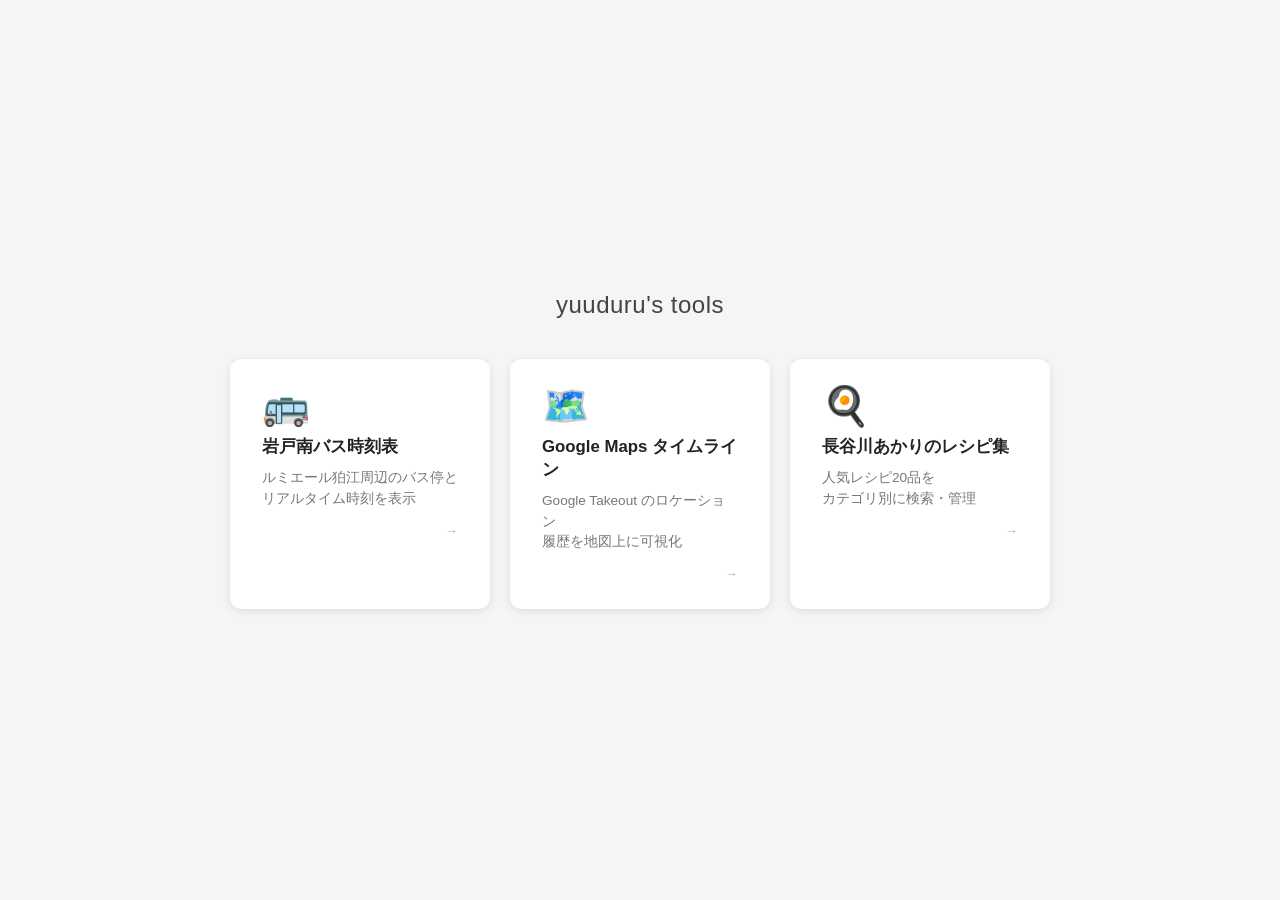
<file: index.html>
<!DOCTYPE html>
<html lang="ja">
<head>
  <meta charset="UTF-8">
  <meta name="viewport" content="width=device-width, initial-scale=1.0">
  <title>yuuduru's tools</title>
  <style>
    *, *::before, *::after { box-sizing: border-box; margin: 0; padding: 0; }

    body {
      font-family: 'Segoe UI', 'Hiragino Sans', 'Noto Sans JP', sans-serif;
      background: #f5f5f5;
      min-height: 100vh;
      display: flex;
      flex-direction: column;
      align-items: center;
      justify-content: center;
      padding: 32px 16px;
    }

    h1 {
      font-size: 1.5rem;
      font-weight: 500;
      color: #444;
      margin-bottom: 40px;
      letter-spacing: 0.02em;
    }

    .cards {
      display: flex;
      flex-wrap: wrap;
      gap: 20px;
      justify-content: center;
      max-width: 900px;
    }

    .card {
      background: #fff;
      border-radius: 12px;
      box-shadow: 0 2px 8px rgba(0,0,0,0.1);
      padding: 28px 32px;
      width: 260px;
      text-decoration: none;
      color: inherit;
      transition: box-shadow 0.2s, transform 0.2s;
      display: flex;
      flex-direction: column;
      gap: 10px;
    }

    .card:hover {
      box-shadow: 0 6px 20px rgba(0,0,0,0.15);
      transform: translateY(-2px);
    }

    .card-icon {
      font-size: 2.4rem;
      line-height: 1;
    }

    .card-title {
      font-size: 1.05rem;
      font-weight: 600;
      color: #222;
    }

    .card-desc {
      font-size: 0.85rem;
      color: #777;
      line-height: 1.5;
    }

    .card-arrow {
      font-size: 0.8rem;
      color: #aaa;
      margin-top: 4px;
      align-self: flex-end;
    }

    @media (max-width: 600px) {
      .card { width: 100%; max-width: 320px; }
    }
  </style>
</head>
<body>
  <h1>yuuduru's tools</h1>
  <div class="cards">
    <a class="card" href="bus/">
      <div class="card-icon">&#x1F68C;</div>
      <div class="card-title">岩戸南バス時刻表</div>
      <div class="card-desc">ルミエール狛江周辺のバス停と<br>リアルタイム時刻を表示</div>
      <div class="card-arrow">→</div>
    </a>
    <a class="card" href="timeline/">
      <div class="card-icon">&#x1F5FA;&#xFE0F;</div>
      <div class="card-title">Google Maps タイムライン</div>
      <div class="card-desc">Google Takeout のロケーション<br>履歴を地図上に可視化</div>
      <div class="card-arrow">→</div>
    </a>
    <a class="card" href="recipes/">
      <div class="card-icon">&#x1F373;</div>
      <div class="card-title">長谷川あかりのレシピ集</div>
      <div class="card-desc">人気レシピ20品を<br>カテゴリ別に検索・管理</div>
      <div class="card-arrow">→</div>
    </a>
  </div>
</body>
</html>
</file>
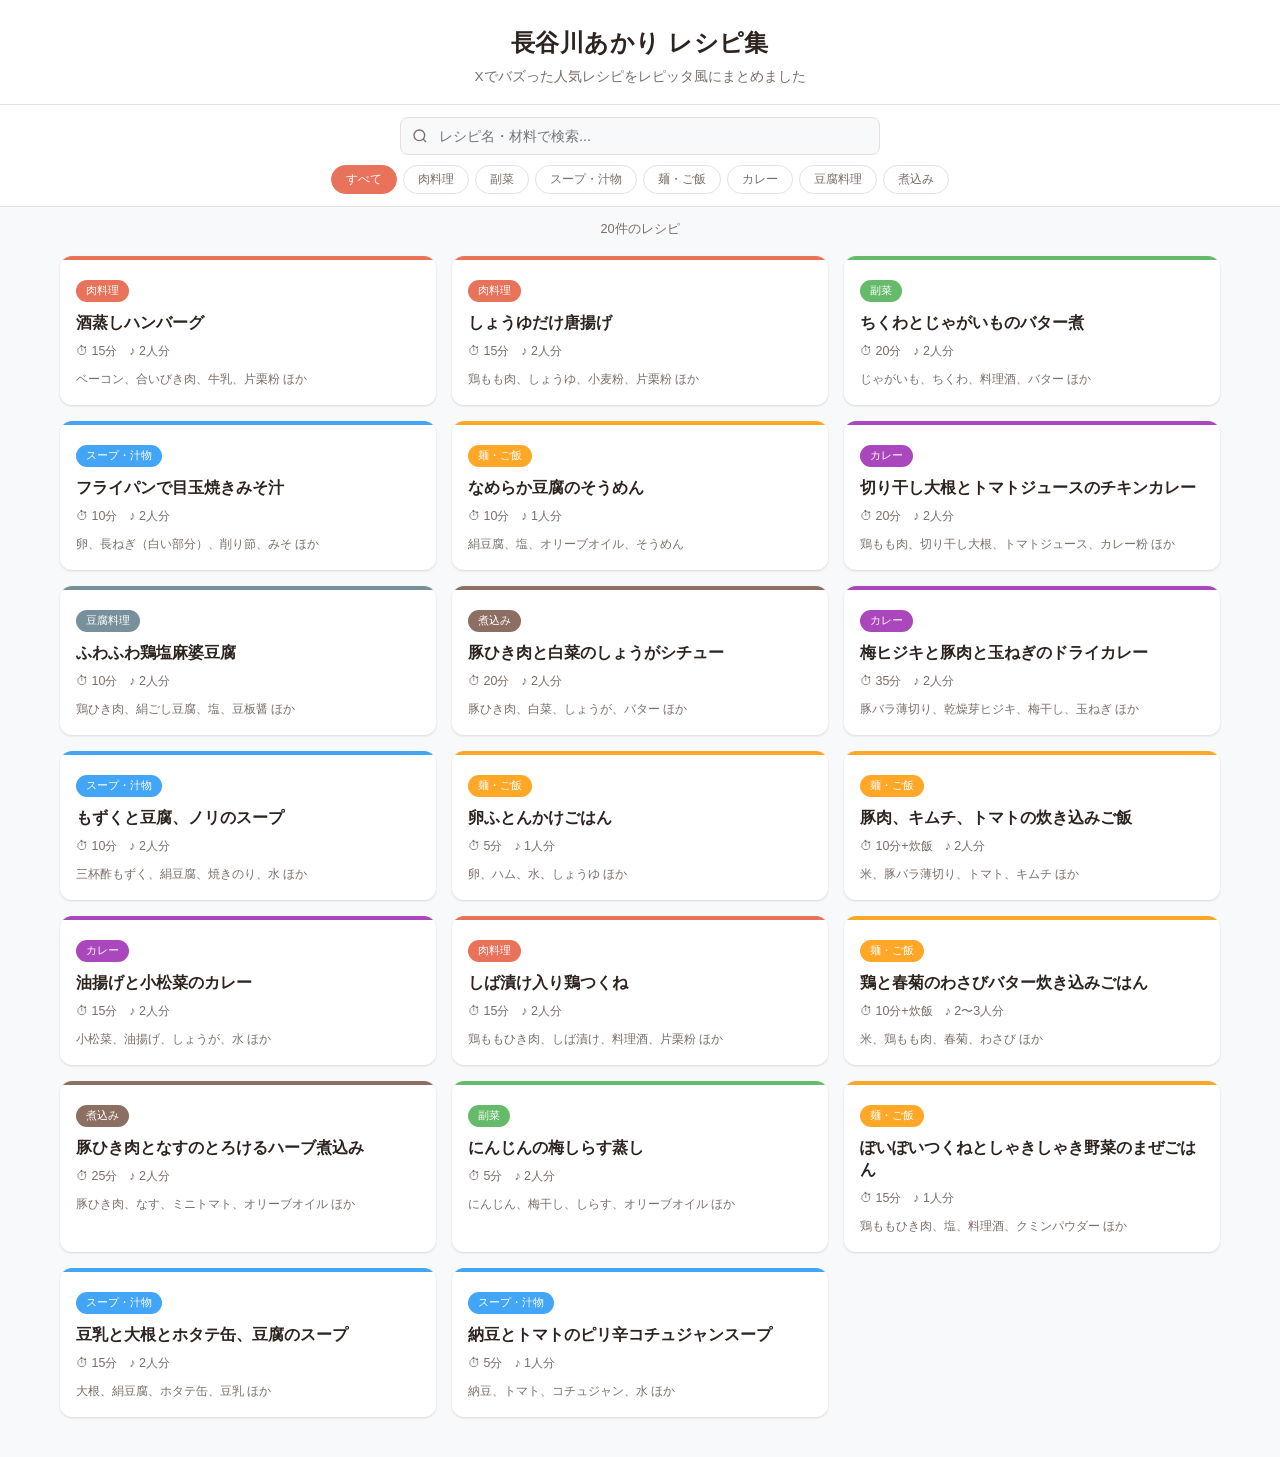
<file: recipes/index.html>
<!DOCTYPE html>
<html lang="ja">
<head>
    <meta charset="UTF-8">
    <meta name="viewport" content="width=device-width, initial-scale=1.0">
    <title>長谷川あかり レシピ集</title>
    <style>
        :root {
            --primary: #e8725a;
            --primary-dark: #d4604a;
            --secondary: #5f6368;
            --bg: #ffffff;
            --bg-light: #f8f9fa;
            --bg-warm: #fef7f4;
            --border: #e8e0dc;
            --text: #2d2420;
            --text-light: #7a6e68;
            --shadow: 0 1px 3px rgba(0,0,0,0.08), 0 1px 2px rgba(0,0,0,0.06);
            --shadow-lg: 0 4px 12px rgba(0,0,0,0.12);
            --radius: 12px;
            --cat-meat: #e8725a;
            --cat-side: #66bb6a;
            --cat-soup: #42a5f5;
            --cat-rice: #ffa726;
            --cat-curry: #ab47bc;
            --cat-tofu: #78909c;
            --cat-stew: #8d6e63;
        }

        * { box-sizing: border-box; margin: 0; padding: 0; }

        body {
            font-family: -apple-system, BlinkMacSystemFont, 'Hiragino Sans', 'Hiragino Kaku Gothic ProN', 'Noto Sans JP', sans-serif;
            background: var(--bg-light);
            color: var(--text);
            line-height: 1.6;
        }

        .header {
            background: var(--bg);
            border-bottom: 1px solid var(--border);
            padding: 24px 20px 16px;
            text-align: center;
        }
        .header h1 {
            font-size: 1.5rem;
            font-weight: 700;
            color: var(--text);
            letter-spacing: 0.02em;
        }
        .header p {
            font-size: 0.85rem;
            color: var(--text-light);
            margin-top: 4px;
        }

        .filter-bar {
            position: sticky;
            top: 0;
            z-index: 100;
            background: var(--bg);
            border-bottom: 1px solid var(--border);
            padding: 12px 20px;
        }
        .search-wrap {
            max-width: 480px;
            margin: 0 auto 10px;
            position: relative;
        }
        .search-wrap svg {
            position: absolute;
            left: 12px;
            top: 50%;
            transform: translateY(-50%);
            color: var(--text-light);
        }
        .search-input {
            width: 100%;
            padding: 10px 14px 10px 38px;
            border: 1px solid var(--border);
            border-radius: 8px;
            font-size: 0.9rem;
            outline: none;
            background: var(--bg-light);
            transition: border-color 0.2s;
        }
        .search-input:focus { border-color: var(--primary); }

        .category-btns {
            display: flex;
            gap: 6px;
            justify-content: center;
            flex-wrap: wrap;
            max-width: 700px;
            margin: 0 auto;
        }
        .cat-btn {
            padding: 5px 14px;
            border: 1px solid var(--border);
            border-radius: 20px;
            background: var(--bg);
            font-size: 0.78rem;
            cursor: pointer;
            transition: all 0.2s;
            color: var(--text-light);
            white-space: nowrap;
        }
        .cat-btn:hover { border-color: var(--primary); color: var(--primary); }
        .cat-btn.active {
            background: var(--primary);
            color: #fff;
            border-color: var(--primary);
        }

        .recipe-count {
            text-align: center;
            font-size: 0.8rem;
            color: var(--text-light);
            padding: 12px 20px 0;
        }

        .grid {
            display: grid;
            grid-template-columns: repeat(auto-fill, minmax(280px, 1fr));
            gap: 16px;
            padding: 16px 20px 40px;
            max-width: 1200px;
            margin: 0 auto;
        }

        .card {
            background: var(--bg);
            border-radius: var(--radius);
            box-shadow: var(--shadow);
            overflow: hidden;
            cursor: pointer;
            transition: box-shadow 0.2s, transform 0.2s;
        }
        .card:hover {
            box-shadow: var(--shadow-lg);
            transform: translateY(-2px);
        }
        .card-accent { height: 4px; }
        .card-body { padding: 16px; }
        .card-title {
            font-size: 1rem;
            font-weight: 600;
            margin-bottom: 8px;
            line-height: 1.4;
        }
        .card-meta {
            display: flex;
            gap: 12px;
            font-size: 0.78rem;
            color: var(--text-light);
            margin-bottom: 8px;
        }
        .card-meta span { display: flex; align-items: center; gap: 3px; }
        .card-tag {
            display: inline-block;
            padding: 2px 10px;
            border-radius: 12px;
            font-size: 0.7rem;
            font-weight: 500;
            color: #fff;
            margin-bottom: 10px;
        }
        .card-ingredients {
            font-size: 0.78rem;
            color: var(--text-light);
            line-height: 1.5;
        }

        .empty {
            text-align: center;
            padding: 60px 20px;
            color: var(--text-light);
            font-size: 0.95rem;
            grid-column: 1 / -1;
        }

        .overlay {
            display: none;
            position: fixed;
            inset: 0;
            background: rgba(0,0,0,0.45);
            z-index: 200;
            justify-content: center;
            align-items: flex-start;
            padding: 40px 16px;
            overflow-y: auto;
        }
        .overlay.show { display: flex; }

        .modal {
            background: var(--bg);
            border-radius: var(--radius);
            max-width: 600px;
            width: 100%;
            box-shadow: var(--shadow-lg);
            position: relative;
            animation: slideUp 0.25s ease;
        }
        @keyframes slideUp {
            from { opacity: 0; transform: translateY(20px); }
            to { opacity: 1; transform: translateY(0); }
        }
        .modal-accent { height: 5px; border-radius: var(--radius) var(--radius) 0 0; }
        .modal-close {
            position: absolute;
            right: 12px;
            top: 12px;
            width: 32px;
            height: 32px;
            border: none;
            background: var(--bg-light);
            border-radius: 50%;
            font-size: 1.1rem;
            cursor: pointer;
            display: flex;
            align-items: center;
            justify-content: center;
            color: var(--text-light);
            transition: background 0.2s;
            z-index: 1;
        }
        .modal-close:hover { background: var(--border); }

        .modal-body { padding: 24px; }
        .modal-title {
            font-size: 1.25rem;
            font-weight: 700;
            margin-bottom: 8px;
            padding-right: 40px;
        }
        .modal-meta {
            display: flex;
            gap: 16px;
            font-size: 0.85rem;
            color: var(--text-light);
            margin-bottom: 16px;
        }
        .modal-meta span { display: flex; align-items: center; gap: 4px; }
        .modal-tag {
            display: inline-block;
            padding: 3px 12px;
            border-radius: 12px;
            font-size: 0.75rem;
            font-weight: 500;
            color: #fff;
            margin-bottom: 20px;
        }

        .section-label {
            font-size: 0.85rem;
            font-weight: 600;
            color: var(--primary);
            margin-bottom: 8px;
            padding-bottom: 4px;
            border-bottom: 2px solid var(--primary);
            display: inline-block;
        }

        .ing-list { margin-bottom: 24px; }
        .ing-row {
            display: flex;
            justify-content: space-between;
            padding: 7px 8px;
            font-size: 0.88rem;
            border-radius: 4px;
        }
        .ing-row:nth-child(even) { background: var(--bg-warm); }
        .ing-name { color: var(--text); }
        .ing-amount { color: var(--text-light); white-space: nowrap; margin-left: 12px; }

        .steps-list { list-style: none; counter-reset: step; }
        .steps-list li {
            counter-increment: step;
            display: flex;
            gap: 12px;
            margin-bottom: 12px;
            font-size: 0.88rem;
            line-height: 1.6;
        }
        .steps-list li::before {
            content: counter(step);
            flex-shrink: 0;
            width: 26px;
            height: 26px;
            border-radius: 50%;
            background: var(--primary);
            color: #fff;
            font-size: 0.75rem;
            font-weight: 600;
            display: flex;
            align-items: center;
            justify-content: center;
            margin-top: 1px;
        }

        @media (max-width: 768px) {
            .grid { grid-template-columns: 1fr; padding: 12px 12px 32px; gap: 12px; }
            .header { padding: 18px 16px 12px; }
            .header h1 { font-size: 1.3rem; }
            .filter-bar { padding: 10px 12px; }
            .overlay { padding: 20px 8px; }
            .modal-body { padding: 20px 16px; }
        }
        @media (max-width: 480px) {
            .category-btns { flex-wrap: nowrap; overflow-x: auto; justify-content: flex-start; padding-bottom: 4px; -webkit-overflow-scrolling: touch; }
            .category-btns::-webkit-scrollbar { display: none; }
        }
    </style>
</head>
<body>
    <div class="header">
        <h1>長谷川あかり レシピ集</h1>
        <p>Xでバズった人気レシピをレピッタ風にまとめました</p>
    </div>
    <div class="filter-bar">
        <div class="search-wrap">
            <svg width="16" height="16" viewBox="0 0 24 24" fill="none" stroke="currentColor" stroke-width="2"><circle cx="11" cy="11" r="8"/><line x1="21" y1="21" x2="16.65" y2="16.65"/></svg>
            <input type="text" class="search-input" id="search" placeholder="レシピ名・材料で検索...">
        </div>
        <div class="category-btns" id="categoryBtns"></div>
    </div>
    <div class="recipe-count" id="recipeCount"></div>
    <div class="grid" id="grid"></div>
    <div class="overlay" id="overlay">
        <div class="modal" id="modal"></div>
    </div>

    <script>
    (function() {
        const CATEGORIES = ['すべて','肉料理','副菜','スープ・汁物','麺・ご飯','カレー','豆腐料理','煮込み'];
        const CAT_COLORS = {
            '肉料理': 'var(--cat-meat)',
            '副菜': 'var(--cat-side)',
            'スープ・汁物': 'var(--cat-soup)',
            '麺・ご飯': 'var(--cat-rice)',
            'カレー': 'var(--cat-curry)',
            '豆腐料理': 'var(--cat-tofu)',
            '煮込み': 'var(--cat-stew)',
        };

        const RECIPES = [
            {
                id:1, title:'酒蒸しハンバーグ', servings:'2人分', time:'15分', category:'肉料理',
                ingredients:[
                    {name:'ベーコン',amount:'1/2枚'},{name:'合いびき肉',amount:'220g'},
                    {name:'牛乳',amount:'100ml'},{name:'片栗粉',amount:'小さじ1'},
                    {name:'塩',amount:'小さじ1/2'},{name:'砂糖',amount:'小さじ1/2'},
                    {name:'にんにくすりおろし',amount:'小さじ1/4'},{name:'ナツメグ',amount:'6ふり'},
                    {name:'バター',amount:'10g'},{name:'料理酒',amount:'50ml'},
                    {name:'ミニトマト',amount:'14〜20個'}
                ],
                steps:[
                    'ベーコンを細かく刻んでフライパンに入れ、ひき肉・牛乳・片栗粉・塩・砂糖・にんにく・ナツメグを加え、ゴムベラでしっかり練る。2等分して楕円形に成形する。',
                    'フライパンをキッチンペーパーでさっと拭き、バターを入れ中火で3分焼き、裏返す。',
                    '料理酒を加えフタをして弱めの中火で5分。ミニトマトを加えてさらに5分蒸し焼きにする。'
                ]
            },
            {
                id:2, title:'しょうゆだけ唐揚げ', servings:'2人分', time:'15分', category:'肉料理',
                ingredients:[
                    {name:'鶏もも肉',amount:'1枚(300g)'},{name:'しょうゆ',amount:'大さじ2'},
                    {name:'小麦粉',amount:'大さじ1.5'},{name:'片栗粉',amount:'大さじ6'},
                    {name:'サラダ油',amount:'大さじ3'}
                ],
                steps:[
                    '鶏肉を一口大に切り、ポリ袋に入れてしょうゆをもみ込む。',
                    '小麦粉を加えてもみ込み、片栗粉をたっぷりまぶす。',
                    'フライパンに油を入れ、火をつける前に鶏肉を並べる。弱めの中火で4分→裏返して4分→強火にして両面30秒ずつ。'
                ]
            },
            {
                id:3, title:'ちくわとじゃがいものバター煮', servings:'2人分', time:'20分', category:'副菜',
                ingredients:[
                    {name:'じゃがいも',amount:'2個'},{name:'ちくわ',amount:'2本'},
                    {name:'料理酒',amount:'大さじ2'},{name:'バター',amount:'10g'},
                    {name:'塩',amount:'小さじ1/3'},{name:'水',amount:'ひたひた'},
                    {name:'小ネギ',amount:'適量'}
                ],
                steps:[
                    'じゃがいもとちくわを一口大に切る。',
                    '鍋にすべての材料と調味料、ひたひたの水を入れ中火にかける。煮立ったら弱めの中火で15分煮る。',
                    '水気がなくなってきたら火を強め、煮崩れたじゃがいもをちくわに絡める。塩で味を調え、小ネギを散らす。'
                ]
            },
            {
                id:4, title:'フライパンで目玉焼きみそ汁', servings:'2人分', time:'10分', category:'スープ・汁物',
                ingredients:[
                    {name:'卵',amount:'2個'},{name:'長ねぎ（白い部分）',amount:'1本分'},
                    {name:'削り節',amount:'3g'},{name:'みそ',amount:'大さじ2'},
                    {name:'サラダ油',amount:'小さじ1.5'},{name:'水',amount:'2カップ'}
                ],
                steps:[
                    'フライパンにサラダ油を熱し、斜め薄切りにした長ねぎを炒める。',
                    'ねぎを端に寄せ、卵を割り入れて白身がやや固まるまで焼く。',
                    '水と削り節を加え、煮立ったらみそを溶き入れる。'
                ]
            },
            {
                id:5, title:'なめらか豆腐のそうめん', servings:'1人分', time:'10分', category:'麺・ご飯',
                ingredients:[
                    {name:'絹豆腐',amount:'1/2丁(150g)'},{name:'塩',amount:'小さじ1/3'},
                    {name:'オリーブオイル',amount:'適量'},{name:'そうめん',amount:'1束'}
                ],
                steps:[
                    '豆腐に塩とオリーブオイルを加え、滑らかになるまでよく混ぜる。',
                    'そうめんを表示通りに茹で、冷水でしめて水気をきる。',
                    '豆腐ソースとそうめんをよく和えて器に盛る。お好みでオリーブオイルを追加。'
                ]
            },
            {
                id:6, title:'切り干し大根とトマトジュースのチキンカレー', servings:'2人分', time:'20分', category:'カレー',
                ingredients:[
                    {name:'鶏もも肉',amount:'1枚'},{name:'切り干し大根',amount:'20g'},
                    {name:'トマトジュース',amount:'1缶(190ml)'},{name:'カレー粉',amount:'大さじ1'},
                    {name:'塩',amount:'小さじ1/2'},{name:'水',amount:'1カップ'}
                ],
                steps:[
                    '切り干し大根を水で戻し、食べやすい長さに切る。鶏肉は一口大に切る。',
                    'フライパンで鶏肉を焼き色がつくまで焼き、切り干し大根を加えて炒める。',
                    'トマトジュース・水・カレー粉・塩を加え、15分ほど煮込む。'
                ]
            },
            {
                id:7, title:'ふわふわ鶏塩麻婆豆腐', servings:'2人分', time:'10分', category:'豆腐料理',
                ingredients:[
                    {name:'鶏ひき肉',amount:'150g'},{name:'絹ごし豆腐',amount:'1丁'},
                    {name:'塩',amount:'小さじ1/3'},{name:'豆板醤',amount:'小さじ1/2'},
                    {name:'料理酒',amount:'大さじ2'},{name:'水',amount:'1/2カップ'},
                    {name:'片栗粉',amount:'小さじ2'},{name:'ごま油',amount:'小さじ1'}
                ],
                steps:[
                    'フライパンにごま油を熱し、鶏ひき肉をほぐしながら炒める。',
                    '豆腐をスプーンで大きくすくい入れ、塩・豆板醤・料理酒・水を加えて煮立てる。',
                    '水溶き片栗粉を回し入れ、とろみがついたら完成。'
                ]
            },
            {
                id:8, title:'豚ひき肉と白菜のしょうがシチュー', servings:'2人分', time:'20分', category:'煮込み',
                ingredients:[
                    {name:'豚ひき肉',amount:'150g'},{name:'白菜',amount:'1/4個'},
                    {name:'しょうが',amount:'1かけ'},{name:'バター',amount:'10g'},
                    {name:'牛乳',amount:'1カップ'},{name:'塩',amount:'小さじ1/2'},
                    {name:'水',amount:'1カップ'}
                ],
                steps:[
                    'バターでひき肉と千切りのしょうがを炒める。',
                    'ざく切りの白菜と水を加え、蓋をして弱めの中火で10分煮る。',
                    '牛乳と塩を加え、温まったら完成。調味料は塩のみのやさしい味。'
                ]
            },
            {
                id:9, title:'梅ヒジキと豚肉と玉ねぎのドライカレー', servings:'2人分', time:'35分', category:'カレー',
                ingredients:[
                    {name:'豚バラ薄切り',amount:'150g'},{name:'乾燥芽ヒジキ',amount:'大さじ2'},
                    {name:'梅干し',amount:'2個'},{name:'玉ねぎ',amount:'1個'},
                    {name:'カレー粉',amount:'大さじ1'},{name:'しょうゆ',amount:'小さじ1'},
                    {name:'ごま油',amount:'小さじ1'}
                ],
                steps:[
                    'ヒジキを水で戻す。玉ねぎはみじん切りにする。',
                    'ごま油で豚肉と玉ねぎをしっかり炒める。',
                    'ヒジキ・梅干しをちぎって加え・カレー粉・しょうゆで炒め合わせる。酸味のきいた味わい。'
                ]
            },
            {
                id:10, title:'もずくと豆腐、ノリのスープ', servings:'2人分', time:'10分', category:'スープ・汁物',
                ingredients:[
                    {name:'三杯酢もずく',amount:'1パック'},{name:'絹豆腐',amount:'1/2丁'},
                    {name:'焼きのり',amount:'1枚'},{name:'水',amount:'1.5カップ'},
                    {name:'塩',amount:'少々'}
                ],
                steps:[
                    '鍋に水を沸かし、豆腐をスプーンで大きくすくい入れる。',
                    'もずくを三杯酢の汁ごと加え、ひと煮立ちさせる。',
                    '焼きのりをちぎり入れ、塩で味を調える。だし汁いらずの簡単スープ。'
                ]
            },
            {
                id:11, title:'卵ふとんかけごはん', servings:'1人分', time:'5分', category:'麺・ご飯',
                ingredients:[
                    {name:'卵',amount:'2個'},{name:'ハム',amount:'2枚'},
                    {name:'水',amount:'スプーン5杯分'},{name:'しょうゆ',amount:'半回し'},
                    {name:'塩',amount:'ひとつまみ'},{name:'ごま油',amount:'多め'},
                    {name:'ごはん',amount:'1膳'},{name:'黒こしょう',amount:'適量'}
                ],
                steps:[
                    '卵を溶き、刻んだハム・水・しょうゆ・塩を加えて混ぜる。',
                    'ごま油を多めに熱した小さめのフライパンに流し入れ、平べったく焼く。',
                    'ごはんにのせて黒こしょうを振って完成。目分量でOKの楽ちんレシピ。'
                ]
            },
            {
                id:12, title:'豚肉、キムチ、トマトの炊き込みご飯', servings:'2人分', time:'10分+炊飯', category:'麺・ご飯',
                ingredients:[
                    {name:'米',amount:'2合'},{name:'豚バラ薄切り',amount:'150g'},
                    {name:'トマト',amount:'1個'},{name:'キムチ',amount:'80g'},
                    {name:'しょうゆ',amount:'大さじ1'},{name:'塩',amount:'小さじ1/4'}
                ],
                steps:[
                    '豚肉を食べやすい長さに切る。トマトはヘタを取る。キムチは食べやすく刻む。',
                    '炊飯器の内釜に米・しょうゆ・塩を入れ、2合の目盛りよりやや少なめまで水を注ぎ、豚肉・トマト丸ごと・キムチをのせて炊く。',
                    '炊き上がったらトマトをくずし、全体をよく混ぜて器に盛る。'
                ]
            },
            {
                id:13, title:'油揚げと小松菜のカレー', servings:'2人分', time:'15分', category:'カレー',
                ingredients:[
                    {name:'小松菜',amount:'1/2袋'},{name:'油揚げ',amount:'2枚'},
                    {name:'しょうが',amount:'2かけ'},{name:'水',amount:'2カップ'},
                    {name:'しょうゆ',amount:'大さじ2'},{name:'片栗粉',amount:'大さじ1.5'},
                    {name:'カレー粉',amount:'小さじ2'},{name:'みりん',amount:'小さじ2'},
                    {name:'塩',amount:'小さじ1/4'},{name:'ごま油',amount:'小さじ2'},
                    {name:'たくあん',amount:'適量'}
                ],
                steps:[
                    '小松菜は茎と葉を切り分け3cm幅に切る。油揚げは1.5cm幅の短冊切り。しょうがは千切り。',
                    'ごま油で小松菜の茎としょうがを炒め、つやが出たら葉と油揚げを加えて炒める。',
                    '水・しょうゆ・片栗粉・カレー粉・みりん・塩を合わせた調味料を加え、混ぜながら煮立てて2分煮る。たくあんを添えて。'
                ]
            },
            {
                id:14, title:'しば漬け入り鶏つくね', servings:'2人分', time:'15分', category:'肉料理',
                ingredients:[
                    {name:'鶏ももひき肉',amount:'200g'},{name:'しば漬け',amount:'35g'},
                    {name:'料理酒',amount:'大さじ1'},{name:'片栗粉',amount:'大さじ1'},
                    {name:'白いりごま',amount:'小さじ2'},{name:'塩',amount:'少々'},
                    {name:'ごま油',amount:'小さじ1.5'}
                ],
                steps:[
                    'フライパンにひき肉・しば漬け・料理酒・片栗粉・いりごまを入れ、ゴムベラでよく混ぜる。',
                    '肉だねを12等分に丸め、間隔をあけて並べる。',
                    'ごま油を回しかけ中火で焼き色つけ、蓋をして弱火で6〜7分蒸し焼き。塩ひとつまみ振って完成。'
                ]
            },
            {
                id:15, title:'鶏と春菊のわさびバター炊き込みごはん', servings:'2〜3人分', time:'10分+炊飯', category:'麺・ご飯',
                ingredients:[
                    {name:'米',amount:'2合'},{name:'鶏もも肉',amount:'大1枚(400g)'},
                    {name:'春菊',amount:'1束'},{name:'わさび',amount:'小さじ2'},
                    {name:'みりん',amount:'小さじ1'},{name:'塩',amount:'小さじ1'},
                    {name:'バター',amount:'10g'},{name:'しょうゆ',amount:'適量'}
                ],
                steps:[
                    '米を洗ってザルに上げ30分おく。炊飯器の内釜に米・わさび・みりん・塩を入れ、2合の目盛りまで水を注ぐ。',
                    '鶏肉をまるごとのせて炊く。',
                    '炊き上がったら鶏肉を取り出し、粗みじん切りの春菊・塩ひとつまみ・バターを加えて蓋をし10分蒸らす。鶏肉を切り分けて添え、しょうゆをかけながら食べる。'
                ]
            },
            {
                id:16, title:'豚ひき肉となすのとろけるハーブ煮込み', servings:'2人分', time:'25分', category:'煮込み',
                ingredients:[
                    {name:'豚ひき肉',amount:'150g'},{name:'なす',amount:'中3本'},
                    {name:'ミニトマト',amount:'4個'},{name:'オリーブオイル',amount:'小さじ1'},
                    {name:'水',amount:'1カップ'},{name:'料理酒',amount:'1/4カップ'},
                    {name:'ローズマリー',amount:'2本'},{name:'塩',amount:'小さじ1/4'},
                    {name:'粉チーズ',amount:'適量'}
                ],
                steps:[
                    'なすはピーラーで皮をむき、1.5cm厚さの半月切りにする。ミニトマトはヘタを取る。',
                    'オリーブオイルでひき肉をあまり触らず炒め、なす・ミニトマト・水・酒・ローズマリー・塩を加え、弱火で蓋をして15分煮る。',
                    '蓋を開けミニトマトをつぶしながら軽く煮詰め、粉チーズを振って仕上げる。'
                ]
            },
            {
                id:17, title:'にんじんの梅しらす蒸し', servings:'2人分', time:'5分', category:'副菜',
                ingredients:[
                    {name:'にんじん',amount:'1本'},{name:'梅干し',amount:'1個'},
                    {name:'しらす',amount:'大さじ2'},{name:'オリーブオイル',amount:'ひとまわし'},
                    {name:'酒',amount:'大さじ1'},{name:'水',amount:'大さじ1'},
                    {name:'大葉',amount:'適量'},{name:'塩',amount:'少々'}
                ],
                steps:[
                    'にんじんをスライサーで細切りにする。',
                    'フライパンににんじん・ちぎった梅干し・しらす・オリーブオイル・酒・水を入れ、蓋をして3分蒸す。',
                    'ちぎった大葉を加え、水分を飛ばして塩で味を調える。'
                ]
            },
            {
                id:18, title:'ぽいぽいつくねとしゃきしゃき野菜のまぜごはん', servings:'1人分', time:'15分', category:'麺・ご飯',
                ingredients:[
                    {name:'鶏ももひき肉',amount:'100g'},{name:'塩',amount:'1g'},
                    {name:'料理酒',amount:'小さじ2'},{name:'クミンパウダー',amount:'小さじ1'},
                    {name:'玉ねぎ',amount:'50g'},{name:'ピーマン',amount:'2個'},
                    {name:'レモン汁',amount:'適量'},{name:'オリーブオイル',amount:'小さじ2'},
                    {name:'ごはん',amount:'180g'}
                ],
                steps:[
                    'パックのままひき肉に塩・料理酒・クミンパウダーを加え、しっかり練る。',
                    'フライパンにオリーブオイルを入れ、スプーンで一口大にすくって並べ、両面焼く。',
                    'ごはんに薄切りの玉ねぎ・細切りのピーマンをのせ、つくねをオイルごとのせてレモンを絞る。'
                ]
            },
            {
                id:19, title:'豆乳と大根とホタテ缶、豆腐のスープ', servings:'2人分', time:'15分', category:'スープ・汁物',
                ingredients:[
                    {name:'大根',amount:'1/4本'},{name:'絹豆腐',amount:'1/2丁'},
                    {name:'ホタテ缶',amount:'1缶'},{name:'豆乳',amount:'1カップ'},
                    {name:'塩',amount:'小さじ1/3'}
                ],
                steps:[
                    '大根を千切りにする。',
                    '鍋に大根・ホタテ缶を汁ごと・水を入れ、大根が柔らかくなるまで煮る。',
                    '豆腐をスプーンですくい入れ、豆乳を加えて温め、塩で味を調える。'
                ]
            },
            {
                id:20, title:'納豆とトマトのピリ辛コチュジャンスープ', servings:'1人分', time:'5分', category:'スープ・汁物',
                ingredients:[
                    {name:'納豆',amount:'1パック'},{name:'トマト',amount:'1個'},
                    {name:'コチュジャン',amount:'小さじ1'},{name:'水',amount:'1.5カップ'},
                    {name:'ごま油',amount:'少々'},{name:'塩',amount:'少々'}
                ],
                steps:[
                    'トマトを角切りにする。',
                    '鍋に水・トマト・コチュジャンを入れて煮立てる。',
                    '納豆を加え、塩で味を調え、ごま油をたらして完成。火を使わなくてもOK。'
                ]
            }
        ];

        let currentCategory = 'すべて';
        let searchQuery = '';

        function esc(s) {
            const d = document.createElement('div');
            d.textContent = s;
            return d.innerHTML;
        }

        function catColor(cat) { return CAT_COLORS[cat] || 'var(--secondary)'; }

        function getFiltered() {
            return RECIPES.filter(r => {
                const catOk = currentCategory === 'すべて' || r.category === currentCategory;
                if (!catOk) return false;
                if (!searchQuery) return true;
                const q = searchQuery.toLowerCase();
                if (r.title.toLowerCase().includes(q)) return true;
                return r.ingredients.some(i => i.name.toLowerCase().includes(q));
            });
        }

        function renderCards() {
            const list = getFiltered();
            const grid = document.getElementById('grid');
            const countEl = document.getElementById('recipeCount');
            countEl.textContent = list.length + '件のレシピ';

            if (!list.length) {
                grid.innerHTML = '<div class="empty">レシピが見つかりませんでした</div>';
                return;
            }

            grid.innerHTML = list.map(r => {
                const preview = r.ingredients.slice(0, 4).map(i => i.name).join('、');
                const more = r.ingredients.length > 4 ? ' ほか' : '';
                return `<div class="card" data-id="${r.id}">
                    <div class="card-accent" style="background:${catColor(r.category)}"></div>
                    <div class="card-body">
                        <span class="card-tag" style="background:${catColor(r.category)}">${esc(r.category)}</span>
                        <div class="card-title">${esc(r.title)}</div>
                        <div class="card-meta">
                            <span>&#9201; ${esc(r.time)}</span>
                            <span>&#9834; ${esc(r.servings)}</span>
                        </div>
                        <div class="card-ingredients">${esc(preview + more)}</div>
                    </div>
                </div>`;
            }).join('');
        }

        function openModal(id) {
            const r = RECIPES.find(x => x.id === id);
            if (!r) return;
            const modal = document.getElementById('modal');
            modal.innerHTML = `
                <div class="modal-accent" style="background:${catColor(r.category)}"></div>
                <button class="modal-close" id="modalClose">&times;</button>
                <div class="modal-body">
                    <div class="modal-title">${esc(r.title)}</div>
                    <div class="modal-meta">
                        <span>&#9201; ${esc(r.time)}</span>
                        <span>&#9834; ${esc(r.servings)}</span>
                    </div>
                    <span class="modal-tag" style="background:${catColor(r.category)}">${esc(r.category)}</span>
                    <div class="section-label">材料</div>
                    <div class="ing-list">
                        ${r.ingredients.map(i => `<div class="ing-row"><span class="ing-name">${esc(i.name)}</span><span class="ing-amount">${esc(i.amount)}</span></div>`).join('')}
                    </div>
                    <div class="section-label">作り方</div>
                    <ol class="steps-list">
                        ${r.steps.map(s => `<li><span>${esc(s)}</span></li>`).join('')}
                    </ol>
                </div>`;
            document.getElementById('overlay').classList.add('show');
            document.body.style.overflow = 'hidden';
            document.getElementById('modalClose').addEventListener('click', closeModal);
        }

        function closeModal() {
            document.getElementById('overlay').classList.remove('show');
            document.body.style.overflow = '';
        }

        function renderCatBtns() {
            const wrap = document.getElementById('categoryBtns');
            wrap.innerHTML = CATEGORIES.map(c =>
                `<button class="cat-btn${c === currentCategory ? ' active' : ''}" data-cat="${esc(c)}">${esc(c)}</button>`
            ).join('');
        }

        function init() {
            renderCatBtns();
            renderCards();

            document.getElementById('categoryBtns').addEventListener('click', function(e) {
                const btn = e.target.closest('.cat-btn');
                if (!btn) return;
                currentCategory = btn.dataset.cat;
                renderCatBtns();
                renderCards();
            });

            document.getElementById('search').addEventListener('input', function(e) {
                searchQuery = e.target.value.trim();
                renderCards();
            });

            document.getElementById('grid').addEventListener('click', function(e) {
                const card = e.target.closest('.card');
                if (!card) return;
                openModal(Number(card.dataset.id));
            });

            document.getElementById('overlay').addEventListener('click', function(e) {
                if (e.target === this) closeModal();
            });

            document.addEventListener('keydown', function(e) {
                if (e.key === 'Escape') closeModal();
            });
        }

        document.addEventListener('DOMContentLoaded', init);
    })();
    </script>
</body>
</html>
</file>
